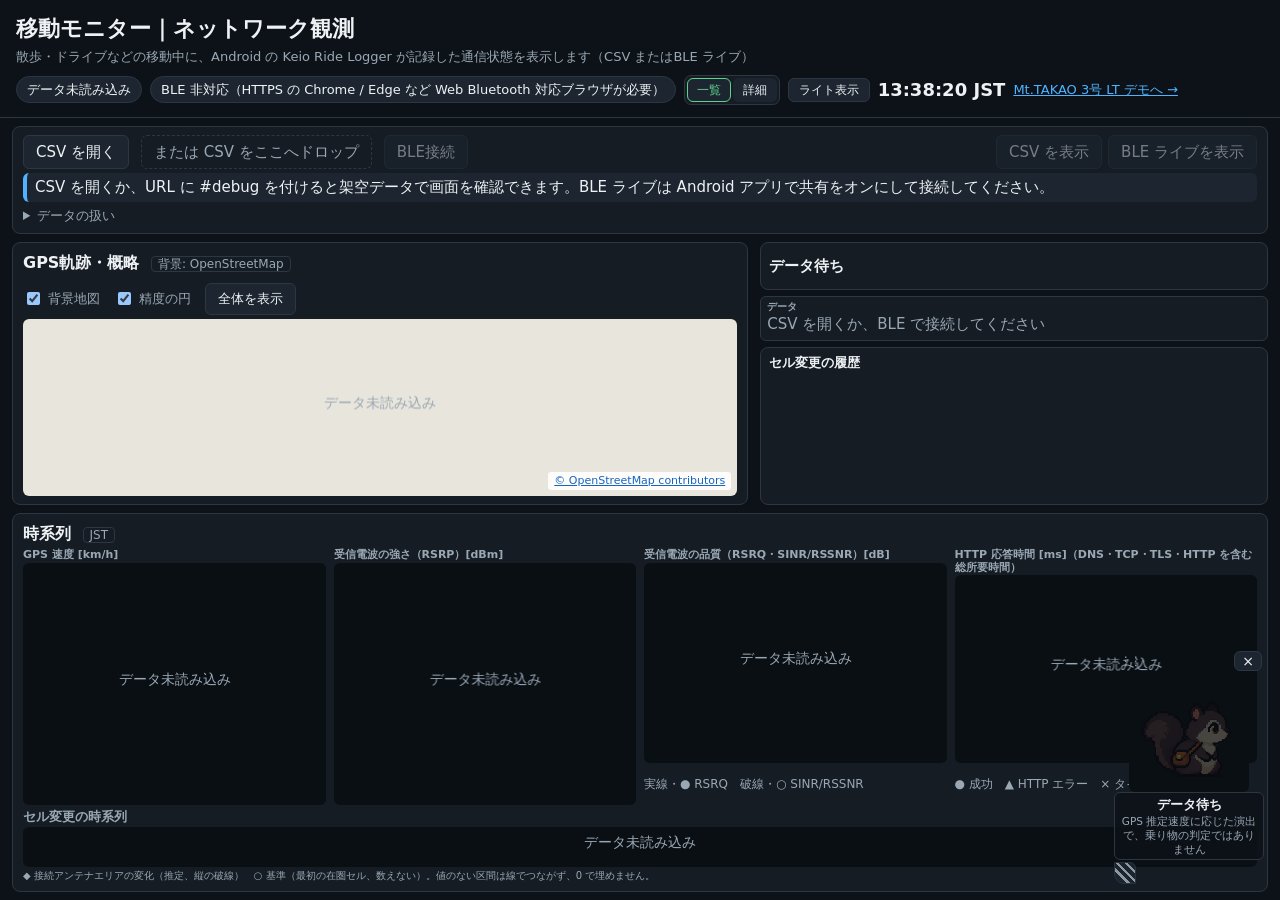
<file: web/csv-visualizer/index.html>
<!doctype html>
<html lang="ja">
<head>
<meta charset="utf-8">
<meta name="viewport" content="width=device-width, initial-scale=1">
<!-- Scripts only from this site; images only from this site and OpenStreetMap tiles; no fetch/XHR/WebSocket. -->
<meta http-equiv="Content-Security-Policy" content="default-src 'none'; script-src 'self'; style-src 'self'; img-src 'self' data: https://tile.openstreetmap.org; connect-src 'none'; form-action 'none'; base-uri 'none'">
<!-- OSM's tile policy expects a Referer; send only the origin. -->
<meta name="referrer" content="strict-origin-when-cross-origin">
<title>Keio Ride Logger 移動モニター</title>
<link rel="stylesheet" href="assets/style.css">
</head>
<body>
<noscript>このページの表示には JavaScript が必要です。</noscript>
<script src="assets/core.js"></script>
<script src="assets/demo-data.js"></script>
<script src="assets/app.js"></script>
<script src="assets/page-monitor.js"></script>
</body>
</html>
</file>
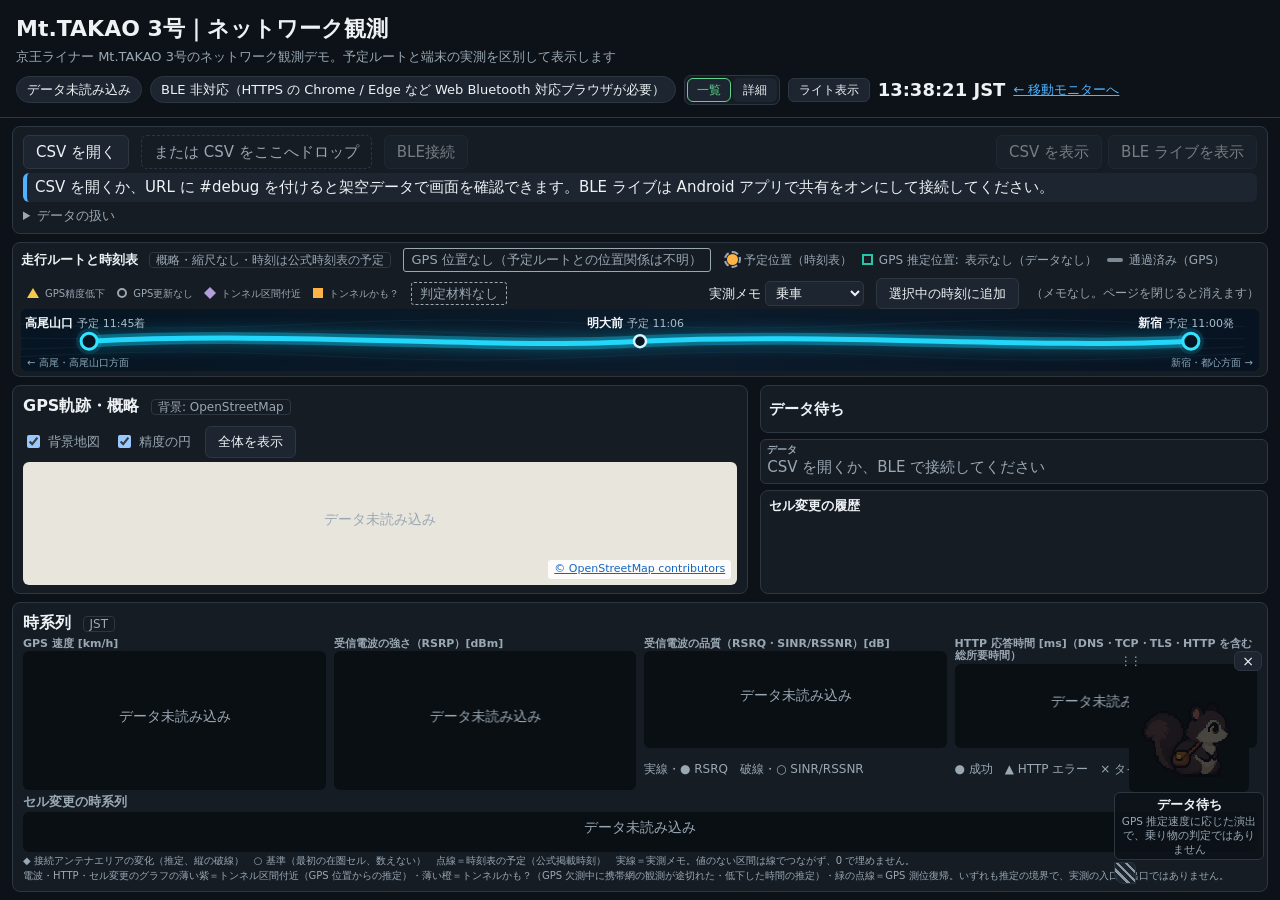
<file: web/csv-visualizer/keio-mttakao3/index.html>
<!doctype html>
<html lang="ja">
<head>
<meta charset="utf-8">
<meta name="viewport" content="width=device-width, initial-scale=1">
<!-- Scripts only from this site; images only from this site and OpenStreetMap tiles; no fetch/XHR/WebSocket. -->
<meta http-equiv="Content-Security-Policy" content="default-src 'none'; script-src 'self'; style-src 'self'; img-src 'self' data: https://tile.openstreetmap.org; connect-src 'none'; form-action 'none'; base-uri 'none'">
<!-- OSM's tile policy expects a Referer; send only the origin. -->
<meta name="referrer" content="strict-origin-when-cross-origin">
<title>Mt.TAKAO 3号｜ネットワーク観測</title>
<link rel="stylesheet" href="../assets/style.css">
</head>
<body>
<noscript>このページの表示には JavaScript が必要です。</noscript>
<script src="../assets/core.js"></script>
<script src="../assets/demo-data.js"></script>
<script src="../assets/tunnel-sections.js"></script>
<script src="../assets/app.js"></script>
<script src="../assets/page-mttakao3.js"></script>
</body>
</html>
</file>
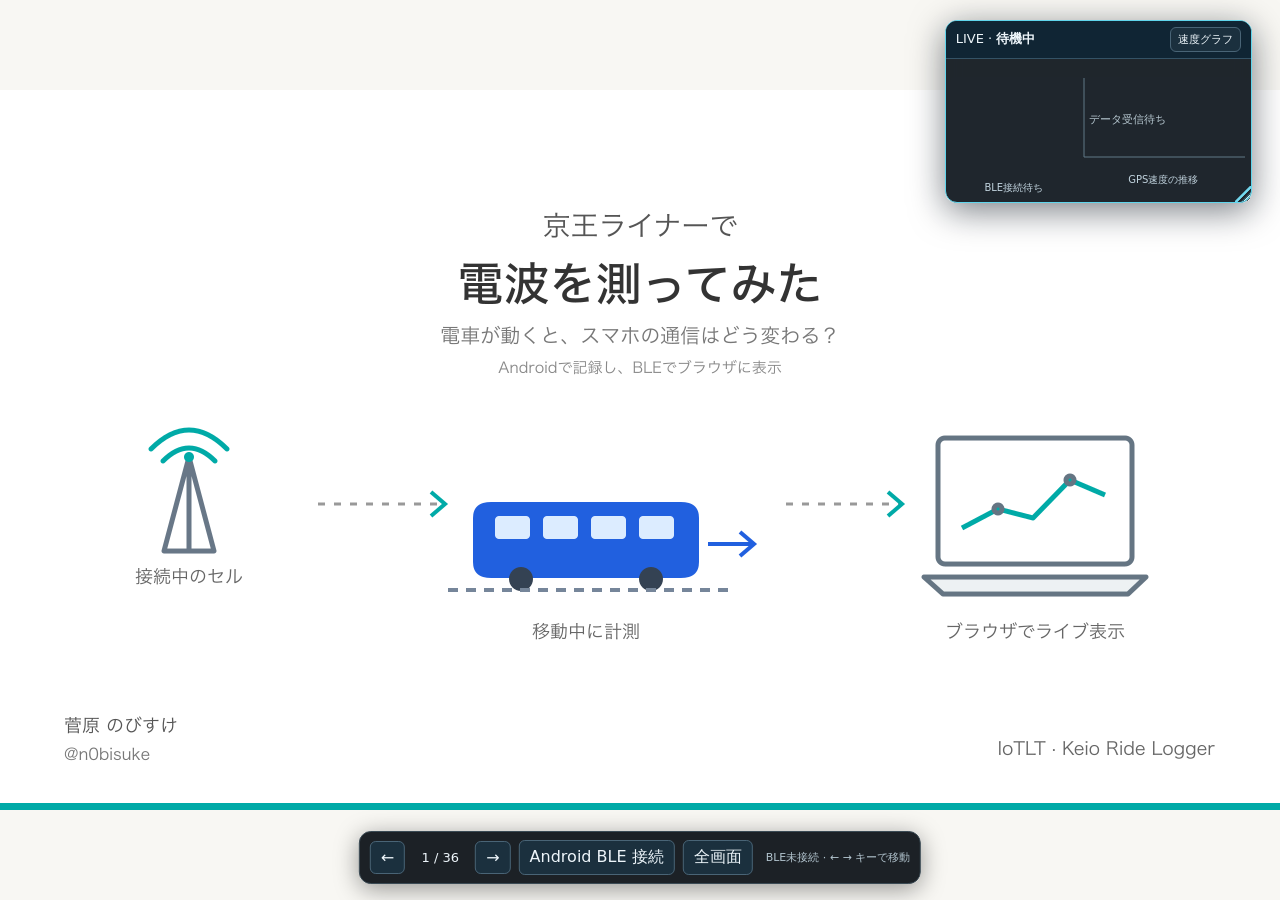
<file: web/csv-visualizer/slide/index.html>
<!doctype html>
<html lang="ja">
<head>
<meta charset="utf-8">
<meta name="viewport" content="width=device-width, initial-scale=1">
<meta http-equiv="Content-Security-Policy" content="default-src 'none'; script-src 'self'; style-src 'self'; img-src 'self' data:; connect-src 'none'; form-action 'none'; base-uri 'none'">
<meta name="referrer" content="no-referrer">
<title>Keio Ride Logger LT Slide</title>
<link rel="stylesheet" href="../slide/slide.css">
</head>
<body>
  <main id="stage" aria-label="LTプレゼンテーション">
    <img id="slideImage" alt="LTスライド" draggable="false">
    <section id="liveWidget" aria-label="ライブ情報ウィジェット">
      <header id="widgetHandle"><span>LIVE · <b id="speedValue">待機中</b></span><button id="chartToggle" type="button">速度グラフ</button></header>
      <div class="widgetBody">
        <div class="mascotWrap"><canvas id="mascot" aria-label="速度に応じたキャラクター"></canvas><small id="mascotLabel">BLE接続待ち</small></div>
        <div class="chartWrap"><canvas id="chart" aria-label="直近の計測値"></canvas><small id="chartLabel">GPS速度の推移</small></div>
      </div>
      <div id="resizeHandle" aria-label="ウィジェットの大きさを変更"></div>
    </section>
    <nav id="controls" aria-label="スライド操作">
      <button id="prev" type="button" aria-label="前のスライド">←</button>
      <span id="count">1 / 35</span>
      <button id="next" type="button" aria-label="次のスライド">→</button>
      <button id="ble" type="button">Android BLE 接続</button>
      <button id="full" type="button">全画面</button>
      <span id="status">BLE未接続 · ← → キーで移動</span>
    </nav>
  </main>
  <script src="../assets/core.js"></script>
  <script src="../slide/slide.js"></script>
</body>
</html>
</file>
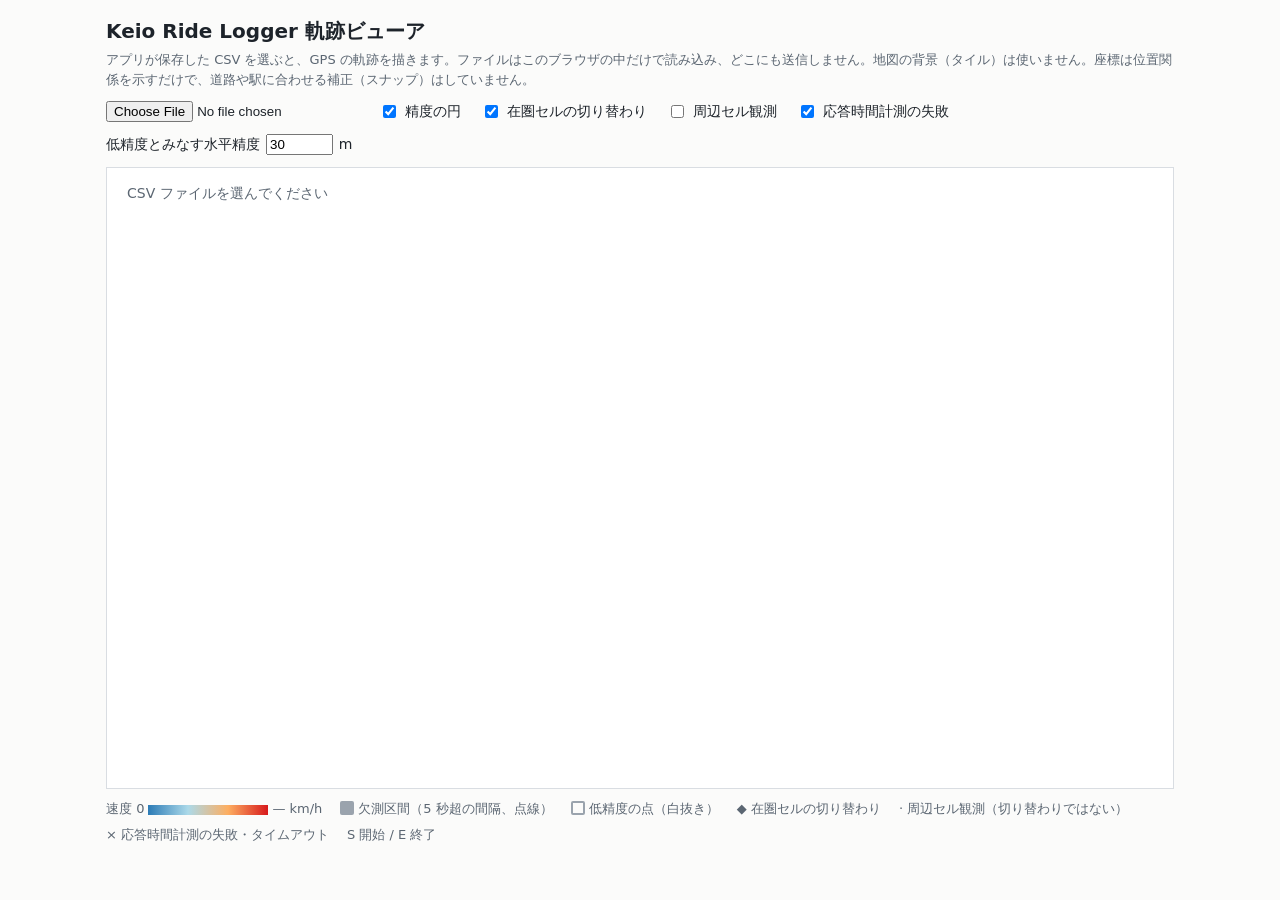
<file: tools/track-viewer.html>
<!doctype html>
<html lang="ja">
<head>
<meta charset="utf-8">
<meta name="viewport" content="width=device-width, initial-scale=1">
<!-- Offline viewer: no external scripts, styles, fonts or map tiles. The CSV never leaves the browser. -->
<meta http-equiv="Content-Security-Policy" content="default-src 'none'; style-src 'unsafe-inline'; script-src 'unsafe-inline'; img-src data:">
<title>Keio Ride Logger 軌跡ビューア</title>
<style>
  :root { --fg:#1d232a; --muted:#5b6672; --bg:#fbfbfa; --panel:#ffffff; --line:#d9dde2; --warn:#a1400b; }
  * { box-sizing: border-box; }
  body { margin: 0; font: 14px/1.5 system-ui, -apple-system, "Hiragino Sans", sans-serif; color: var(--fg); background: var(--bg); }
  main { max-width: 1100px; margin: 0 auto; padding: 16px; }
  h1 { font-size: 20px; margin: 0 0 4px; }
  .note { color: var(--muted); font-size: 13px; margin: 0 0 12px; }
  .controls { display: flex; flex-wrap: wrap; gap: 12px 20px; align-items: center; margin-bottom: 12px; }
  .controls label { display: inline-flex; gap: 6px; align-items: center; }
  #banner { display: none; border-left: 4px solid var(--warn); background: #fff4ec; padding: 8px 12px; margin-bottom: 12px; }
  .wrap { position: relative; border: 1px solid var(--line); background: var(--panel); }
  canvas { display: block; width: 100%; height: 620px; cursor: crosshair; }
  #tip { position: absolute; pointer-events: none; background: rgba(29,35,42,.92); color: #fff; padding: 6px 8px; font-size: 12px; border-radius: 4px; display: none; white-space: pre; }
  .grid { display: grid; grid-template-columns: repeat(auto-fit, minmax(220px, 1fr)); gap: 8px 16px; margin-top: 12px; }
  .stat { background: var(--panel); border: 1px solid var(--line); padding: 8px 10px; }
  .stat b { display: block; font-size: 12px; color: var(--muted); font-weight: 600; }
  .legend { display: flex; flex-wrap: wrap; gap: 6px 18px; margin-top: 10px; font-size: 13px; color: var(--muted); align-items: center; }
  .sw { display: inline-block; width: 14px; height: 14px; vertical-align: -2px; margin-right: 4px; border-radius: 2px; }
  .ramp { display: inline-block; width: 120px; height: 10px; background: linear-gradient(90deg, #2c7bb6, #abd9e9, #fdae61, #d7191c); vertical-align: middle; margin: 0 4px; }
</style>
</head>
<body>
<main>
  <h1>Keio Ride Logger 軌跡ビューア</h1>
  <p class="note">アプリが保存した CSV を選ぶと、GPS の軌跡を描きます。ファイルはこのブラウザの中だけで読み込み、どこにも送信しません。地図の背景（タイル）は使いません。座標は位置関係を示すだけで、道路や駅に合わせる補正（スナップ）はしていません。</p>

  <div class="controls">
    <input type="file" id="file" accept=".csv,text/csv">
    <label><input type="checkbox" id="showAcc" checked> 精度の円</label>
    <label><input type="checkbox" id="showSwitch" checked> 在圏セルの切り替わり</label>
    <label><input type="checkbox" id="showNeighbor"> 周辺セル観測</label>
    <label><input type="checkbox" id="showProbe" checked> 応答時間計測の失敗</label>
    <label>低精度とみなす水平精度 <input type="number" id="accLimit" value="30" min="1" style="width:5em"> m</label>
  </div>

  <div id="banner"></div>
  <div class="wrap">
    <canvas id="map"></canvas>
    <div id="tip"></div>
  </div>

  <div class="legend">
    <span>速度 0<span class="ramp"></span><span id="vmax">—</span> km/h</span>
    <span><span class="sw" style="background:#9aa3ad"></span>欠測区間（5 秒超の間隔、点線）</span>
    <span><span class="sw" style="border:2px solid #9aa3ad;background:transparent"></span>低精度の点（白抜き）</span>
    <span>◆ 在圏セルの切り替わり</span>
    <span>· 周辺セル観測（切り替わりではない）</span>
    <span>× 応答時間計測の失敗・タイムアウト</span>
    <span>S 開始 / E 終了</span>
  </div>

  <div class="grid" id="stats"></div>
</main>

<script>
"use strict";

const GAP_MS = 5000;           // GPS interval treated as missing data
const NEAR_MS = 5000;          // max time distance when placing non-GPS events on the track
const canvas = document.getElementById("map");
const ctx = canvas.getContext("2d");
const tip = document.getElementById("tip");
let data = null;               // parsed session
let view = null;               // projection for the current draw

// --- CSV -----------------------------------------------------------------
function parseCsv(text) {
  const rows = [];
  let row = [], field = "", quoted = false;
  for (let i = 0; i < text.length; i++) {
    const c = text[i];
    if (quoted) {
      if (c === '"') {
        if (text[i + 1] === '"') { field += '"'; i++; } else quoted = false;
      } else field += c;
    } else if (c === '"') quoted = true;
    else if (c === ",") { row.push(field); field = ""; }
    else if (c === "\n" || c === "\r") {
      if (c === "\r" && text[i + 1] === "\n") i++;
      row.push(field); rows.push(row); row = []; field = "";
    } else field += c;
  }
  if (field !== "" || row.length) { row.push(field); rows.push(row); }
  const header = rows.shift() || [];
  return rows.filter(r => r.length > 1).map(r => Object.fromEntries(header.map((h, i) => [h, r[i] ?? ""])));
}

const num = v => (v === undefined || v === "" ? null : Number(v));

function load(text) {
  const rows = parseCsv(text);
  if (!rows.length || !("event" in rows[0])) throw new Error("Keio Ride Logger の CSV ではないようです（event 列がありません）");
  const t = r => Date.parse(r.time_utc);
  const gps = rows.filter(r => r.event === "gps" && r.lat !== "" && r.lon !== "")
    .map(r => ({ t: t(r), lat: num(r.lat), lon: num(r.lon), speed: num(r.speed_mps), acc: num(r.h_accuracy_m) }))
    .filter(p => Number.isFinite(p.t) && Number.isFinite(p.lat) && Number.isFinite(p.lon))
    .sort((a, b) => a.t - b.t);
  const switches = rows.filter(r => r.event === "cell_change" && r.status === "switched")
    .map(r => ({ t: t(r), label: `${r.rat} PCI ${r.pci || "?"} ARFCN ${r.arfcn || "?"}` }));
  const neighborTimes = [...new Set(rows.filter(r => r.event === "cell" && r.registered === "false").map(t))];
  const probeFails = rows.filter(r => r.event === "http_probe" && r.status !== "ok")
    .map(r => ({ t: t(r), label: `応答時間計測: ${r.status}${r.transport ? "（" + r.transport + "）" : ""}` }));
  return { gps, switches, neighborTimes, probeFails };
}

// --- geometry ------------------------------------------------------------
const R = 6371008.8;
function toXY(p, lat0, lon0) {
  const k = Math.PI / 180;
  return { x: (p.lon - lon0) * k * R * Math.cos(lat0 * k), y: (p.lat - lat0) * k * R };
}
const dist = (a, b) => Math.hypot(a.x - b.x, a.y - b.y);
function median(xs) {
  const s = xs.filter(Number.isFinite).sort((a, b) => a - b);
  return s.length ? s[Math.floor(s.length / 2)] : null;
}
function nearestByTime(points, t) {
  let lo = 0, hi = points.length - 1;
  while (lo < hi) { const mid = (lo + hi) >> 1; if (points[mid].t < t) lo = mid + 1; else hi = mid; }
  const cands = [points[lo], points[lo - 1]].filter(Boolean);
  const best = cands.sort((a, b) => Math.abs(a.t - t) - Math.abs(b.t - t))[0];
  return best && Math.abs(best.t - t) <= NEAR_MS ? best : null;
}
function speedColor(f) {
  const stops = [[44,123,182],[171,217,233],[253,174,97],[215,25,28]];
  f = Math.max(0, Math.min(1, f)) * (stops.length - 1);
  const i = Math.min(stops.length - 2, Math.floor(f)), u = f - i;
  const c = stops[i].map((v, j) => Math.round(v + (stops[i + 1][j] - v) * u));
  return `rgb(${c[0]},${c[1]},${c[2]})`;
}

// --- drawing -------------------------------------------------------------
function draw() {
  const dpr = window.devicePixelRatio || 1;
  const w = canvas.clientWidth, h = canvas.clientHeight;
  canvas.width = w * dpr; canvas.height = h * dpr;
  ctx.setTransform(dpr, 0, 0, dpr, 0, 0);
  ctx.clearRect(0, 0, w, h);
  if (!data || !data.gps.length) {
    ctx.fillStyle = "#5b6672"; ctx.font = "14px system-ui";
    ctx.fillText(data ? "GPS の測位点がありません" : "CSV ファイルを選んでください", 20, 30);
    return;
  }
  const accLimit = Number(document.getElementById("accLimit").value) || 30;
  const pts = data.gps;
  const lat0 = pts.reduce((s, p) => s + p.lat, 0) / pts.length;
  const lon0 = pts.reduce((s, p) => s + p.lon, 0) / pts.length;
  pts.forEach(p => Object.assign(p, toXY(p, lat0, lon0)));
  const pad = 40;
  let minX = Math.min(...pts.map(p => p.x)), maxX = Math.max(...pts.map(p => p.x));
  let minY = Math.min(...pts.map(p => p.y)), maxY = Math.max(...pts.map(p => p.y));
  const span = Math.max(maxX - minX, maxY - minY, 50);
  const scale = Math.min((w - 2 * pad) / Math.max(maxX - minX, span * 0.2, 1), (h - 2 * pad) / Math.max(maxY - minY, span * 0.2, 1));
  const cx = (minX + maxX) / 2, cy = (minY + maxY) / 2;
  const sx = p => w / 2 + (p.x - cx) * scale, sy = p => h / 2 - (p.y - cy) * scale;
  view = { sx, sy, scale };

  const vmax = Math.max(1, ...pts.map(p => (p.speed ?? 0) * 3.6));
  document.getElementById("vmax").textContent = vmax.toFixed(0);

  if (document.getElementById("showAcc").checked) {
    for (const p of pts) if (p.acc) {
      ctx.beginPath(); ctx.arc(sx(p), sy(p), p.acc * scale, 0, 2 * Math.PI);
      ctx.fillStyle = p.acc > accLimit ? "rgba(161,64,11,0.05)" : "rgba(44,123,182,0.06)"; ctx.fill();
    }
  }
  // Segments: colored by speed, dashed grey across gaps.
  for (let i = 1; i < pts.length; i++) {
    const a = pts[i - 1], b = pts[i];
    const gap = b.t - a.t > GAP_MS;
    ctx.beginPath(); ctx.moveTo(sx(a), sy(a)); ctx.lineTo(sx(b), sy(b));
    ctx.setLineDash(gap ? [5, 5] : []);
    ctx.strokeStyle = gap ? "#9aa3ad" : speedColor(((b.speed ?? 0) * 3.6) / vmax);
    ctx.lineWidth = gap ? 1.5 : 3; ctx.stroke();
  }
  ctx.setLineDash([]);
  for (const p of pts) {
    const low = !p.acc || p.acc > accLimit;
    ctx.beginPath(); ctx.arc(sx(p), sy(p), low ? 3.5 : 2.5, 0, 2 * Math.PI);
    if (low) { ctx.strokeStyle = "#9aa3ad"; ctx.lineWidth = 1.5; ctx.fillStyle = "#fff"; ctx.fill(); ctx.stroke(); }
    else { ctx.fillStyle = speedColor(((p.speed ?? 0) * 3.6) / vmax); ctx.fill(); }
  }
  const mark = (p, text, color) => {
    ctx.fillStyle = color; ctx.font = "bold 13px system-ui";
    ctx.fillText(text, sx(p) + 6, sy(p) - 6);
  };
  if (document.getElementById("showNeighbor").checked) {
    ctx.fillStyle = "rgba(91,102,114,0.6)";
    for (const t of data.neighborTimes) { const p = nearestByTime(pts, t); if (p) { ctx.fillRect(sx(p) - 1, sy(p) + 5, 2, 2); } }
  }
  if (document.getElementById("showSwitch").checked) {
    for (const s of data.switches) {
      const p = nearestByTime(pts, s.t); if (!p) continue;
      const x = sx(p), y = sy(p);
      ctx.beginPath(); ctx.moveTo(x, y - 7); ctx.lineTo(x + 7, y); ctx.lineTo(x, y + 7); ctx.lineTo(x - 7, y); ctx.closePath();
      ctx.fillStyle = "#6a3d9a"; ctx.fill(); ctx.strokeStyle = "#fff"; ctx.lineWidth = 1.5; ctx.stroke();
    }
  }
  if (document.getElementById("showProbe").checked) {
    ctx.strokeStyle = "#d7191c"; ctx.lineWidth = 2;
    for (const f of data.probeFails) {
      const p = nearestByTime(pts, f.t); if (!p) continue;
      const x = sx(p), y = sy(p);
      ctx.beginPath(); ctx.moveTo(x - 5, y - 5); ctx.lineTo(x + 5, y + 5); ctx.moveTo(x + 5, y - 5); ctx.lineTo(x - 5, y + 5); ctx.stroke();
    }
  }
  mark(pts[0], "S", "#1a7f37"); mark(pts[pts.length - 1], "E", "#a1400b");

  // Scale bar.
  const nice = [10, 20, 50, 100, 200, 500, 1000, 2000, 5000, 10000, 20000];
  const meters = nice.find(m => m * scale > 80) || nice[nice.length - 1];
  ctx.strokeStyle = "#1d232a"; ctx.lineWidth = 2;
  ctx.beginPath(); ctx.moveTo(16, h - 16); ctx.lineTo(16 + meters * scale, h - 16); ctx.stroke();
  ctx.fillStyle = "#1d232a"; ctx.font = "12px system-ui";
  ctx.fillText(meters >= 1000 ? `${meters / 1000} km` : `${meters} m`, 16, h - 22);

  summarize(accLimit);
}

function summarize(accLimit) {
  const pts = data.gps;
  const durS = (pts[pts.length - 1].t - pts[0].t) / 1000;
  const gaps = pts.slice(1).filter((p, i) => p.t - pts[i].t > GAP_MS).length;
  const good = pts.filter(p => p.acc && p.acc <= accLimit);
  let d = 0;
  for (let i = 1; i < good.length; i++) if (good[i].t - good[i - 1].t <= GAP_MS) d += dist(good[i], good[i - 1]);
  const accMed = median(pts.map(p => p.acc));
  const cx = pts.reduce((s, p) => s + p.x, 0) / pts.length, cy = pts.reduce((s, p) => s + p.y, 0) / pts.length;
  const spread = Math.max(...pts.map(p => Math.hypot(p.x - cx, p.y - cy)));
  const fmtT = ms => new Date(ms).toLocaleString("ja-JP");
  const stats = [
    ["測位点", `${pts.length} 点（低精度 ${pts.length - good.length} 点）`],
    ["期間", `${fmtT(pts[0].t)} 〜 ${fmtT(pts[pts.length - 1].t)}（${Math.round(durS)} 秒）`],
    ["欠測区間", `${gaps} か所（間隔 5 秒超）`],
    ["水平精度の中央値", accMed != null ? `${accMed.toFixed(1)} m` : "不明"],
    ["参考距離", `${(d / 1000).toFixed(2)} km（精度 ${accLimit} m 以内・欠測を除く点だけで計算）`],
    ["在圏セルの切り替わり", `${data.switches.length} 回（CSV の cell_change: switched）`],
    ["応答時間計測の失敗", `${data.probeFails.length} 回`],
  ];
  document.getElementById("stats").innerHTML = stats.map(([k, v]) => `<div class="stat"><b>${k}</b>${v}</div>`).join("");

  const banner = document.getElementById("banner");
  const threshold = Math.max(2 * (accMed ?? 0), 30);
  if (spread < threshold) {
    banner.style.display = "block";
    banner.textContent = `測位点の広がり（最大 ${spread.toFixed(0)} m）が位置誤差の目安（${threshold.toFixed(0)} m）以内です。ほぼ静止していたデータと考えられ、線の形を移動経路とみなさないでください。`;
  } else banner.style.display = "none";
}

// --- interaction ---------------------------------------------------------
canvas.addEventListener("mousemove", e => {
  if (!data || !view || !data.gps.length) return;
  const r = canvas.getBoundingClientRect(), mx = e.clientX - r.left, my = e.clientY - r.top;
  let best = null, bd = 12;
  for (const p of data.gps) { const d = Math.hypot(view.sx(p) - mx, view.sy(p) - my); if (d < bd) { bd = d; best = p; } }
  if (!best) { tip.style.display = "none"; return; }
  const near = [...data.switches, ...data.probeFails].filter(ev => Math.abs(ev.t - best.t) <= NEAR_MS).map(ev => ev.label);
  tip.textContent = [
    new Date(best.t).toLocaleTimeString("ja-JP"),
    `速度 ${best.speed != null ? (best.speed * 3.6).toFixed(1) + " km/h" : "不明"}`,
    `水平精度 ${best.acc != null ? "±" + best.acc.toFixed(1) + " m" : "不明"}`,
    ...near,
  ].join("\n");
  tip.style.left = `${mx + 14}px`; tip.style.top = `${my + 14}px`; tip.style.display = "block";
});
canvas.addEventListener("mouseleave", () => { tip.style.display = "none"; });

document.getElementById("file").addEventListener("change", async e => {
  const file = e.target.files[0]; if (!file) return;
  try { data = load(await file.text()); }
  catch (err) { data = null; alertBanner(err.message); }
  draw();
});
function alertBanner(msg) { const b = document.getElementById("banner"); b.style.display = "block"; b.textContent = msg; }
for (const id of ["showAcc", "showSwitch", "showNeighbor", "showProbe", "accLimit"]) document.getElementById(id).addEventListener("input", draw);
window.addEventListener("resize", draw);
draw();
</script>
</body>
</html>
</file>
<file: web/csv-visualizer/assets/style.css>
/* Dark, projection-friendly dashboard. Colours have fixed roles; shapes/labels back them up. */
:root {
  --bg: #0d1218; --panel: #151c24; --panel2: #1d2630; --line: #2c3742; --fg: #eef2f5; --muted: #9aa8b4;
  --canvas: #0a0f14;
  --gps: #4dd0e1; --rsrp: #5fd38d; --rsrq: #c39bff; --snr: #f2c94c; --http: #4fb3ff;
  --change: #ffb347; --serving: #5fd38d; --bad: #ff6b6b; --warn: #f2c94c; --plan: #b0bec5; --memo: #ff8ad8;
  --shade: rgba(13, 18, 24, .5); --overlay: rgba(13, 18, 24, .85); --overlay-soft: rgba(21, 28, 36, .55); --near: #b39ddb;
  color-scheme: dark;
}
/* Light theme (header switch): same roles, darker strokes so lines stay readable on white. Map tiles are not recoloured. */
:root[data-theme="light"] {
  --bg: #f3f6f9; --panel: #ffffff; --panel2: #eaf0f5; --line: #c9d3dc; --fg: #14202b; --muted: #53616d;
  --canvas: #f8fafc;
  --gps: #00838f; --rsrp: #2e7d32; --rsrq: #6a3fbf; --snr: #9a6b00; --http: #1565c0;
  --change: #c75f00; --serving: #2e7d32; --bad: #c62828; --warn: #9a6b00; --plan: #546e7a; --memo: #ad1457;
  --shade: rgba(243, 246, 249, .65); --overlay: rgba(255, 255, 255, .92); --overlay-soft: rgba(255, 255, 255, .7); --near: #5e35b1;
  color-scheme: light;
}
* { box-sizing: border-box; }
html, body { margin: 0; background: var(--bg); color: var(--fg); }
body { font: 15px/1.5 system-ui, -apple-system, "Hiragino Sans", "Noto Sans JP", sans-serif; }
a { color: var(--http); }
h1 { font-size: 22px; margin: 0; }
h2 { font-size: 16px; margin: 0 0 8px; }
h3 { font-size: 13px; margin: 10px 0 4px; color: var(--muted); font-weight: 600; }
.sub { color: var(--muted); font-size: 13px; margin: 2px 0 0; }
.small { font-size: 12px; }
.muted { color: var(--muted); }
.hidden { display: none !important; }
header.top { display: flex; flex-wrap: wrap; justify-content: space-between; gap: 8px 16px; align-items: center;
  padding: 12px 16px; border-bottom: 1px solid var(--line); position: sticky; top: 0; background: var(--bg); z-index: 5; }
.status { display: flex; flex-wrap: wrap; gap: 8px; align-items: center; }
.dashboard-switch { display: inline-flex; gap: 2px; padding: 2px; border: 1px solid var(--line); border-radius: 7px; background: var(--panel); }
.dashboard-switch button { padding: 2px 9px; border-color: transparent; font-size: 12px; }
.dashboard-switch button.active { background: var(--panel2); border-color: var(--serving); color: var(--serving); }
.badge { border: 1px solid var(--line); border-radius: 999px; padding: 3px 10px; font-size: 13px; background: var(--panel2); }
.badge.csv { border-color: var(--http); }
.badge.ble, .badge.ok { border-color: var(--serving); color: var(--serving); }
.badge.warn { border-color: var(--warn); color: var(--warn); }
.badge.demo-badge { border-color: var(--change); color: var(--change); }
.clock { font-variant-numeric: tabular-nums; font-size: 18px; font-weight: 700; }
.pagelink { font-size: 13px; }
main { padding: 12px 16px 32px; display: grid; gap: 12px; max-width: 1600px; margin: 0 auto; }
.panel { background: var(--panel); border: 1px solid var(--line); border-radius: 8px; padding: 12px; min-width: 0; }
.loadrow { display: flex; flex-wrap: wrap; gap: 8px 12px; align-items: center; }
.filebtn { background: var(--panel2); border: 1px solid var(--line); border-radius: 6px; padding: 5px 12px; cursor: pointer; }
.filebtn input { display: none; }
.drop { border: 1px dashed var(--line); border-radius: 6px; padding: 5px 12px; color: var(--muted); }
.drop.over { border-color: var(--http); color: var(--fg); }
button { background: var(--panel2); color: var(--fg); border: 1px solid var(--line); border-radius: 6px; padding: 5px 12px; font: inherit; cursor: pointer; }
button:hover:not(:disabled) { border-color: var(--http); }
button:disabled { opacity: .45; cursor: default; }
button.active { border-color: var(--serving); color: var(--serving); }
.viewswitch { display: inline-flex; gap: 6px; margin-left: auto; }
.msg { margin: 8px 0 0; padding: 6px 10px; border-radius: 6px; background: var(--panel2); border-left: 4px solid var(--http); }
.msg.warn { border-left-color: var(--warn); }
.msg.bad { border-left-color: var(--bad); }
.privacy { margin-top: 8px; color: var(--muted); font-size: 13px; }
.privacy summary { cursor: pointer; }
.tag { font-size: 12px; font-weight: 500; color: var(--muted); border: 1px solid var(--line); border-radius: 4px; padding: 0 6px; margin-left: 6px; }
.grid { display: grid; grid-template-columns: minmax(0, 1.7fr) minmax(300px, 1fr); gap: 12px; }
@media (max-width: 980px) { .grid { grid-template-columns: 1fr; } }
.side { display: grid; gap: 12px; align-content: start; min-width: 0; }
.toolbar { display: flex; flex-wrap: wrap; gap: 6px 14px; align-items: center; margin-bottom: 8px; font-size: 13px; color: var(--muted); }
.toolbar label { display: inline-flex; gap: 5px; align-items: center; }
canvas { display: block; width: 100%; border-radius: 6px; background: var(--canvas); }
.mapwrap { position: relative; }
#map { height: 540px; touch-action: none; cursor: grab; }
@media (max-width: 600px) { #map { height: 360px; } }
.attribution { position: absolute; right: 6px; bottom: 6px; background: rgba(255,255,255,.9); color: #222; font-size: 11px; padding: 1px 6px; border-radius: 3px; }
.attribution a { color: #1565c0; }
.maperror { position: absolute; left: 50%; top: 8px; transform: translateX(-50%); background: rgba(13,18,24,.9); color: #fff; font-size: 12px; padding: 3px 10px; border-radius: 4px; }
.legend { font-size: 12px; color: var(--muted); margin: 6px 0 0; }
.cards { display: grid; grid-template-columns: repeat(auto-fill, minmax(150px, 1fr)); gap: 8px; }
.card { background: var(--panel); border: 1px solid var(--line); border-radius: 8px; padding: 8px 10px; min-width: 0; }
.card.wide { grid-column: 1 / -1; }
.card b { display: block; font-size: 12px; color: var(--muted); font-weight: 600; }
.card span { font-size: 20px; font-weight: 700; font-variant-numeric: tabular-nums; overflow-wrap: anywhere; }
.card.dim span { color: var(--muted); }
.nodata { color: var(--muted); font-size: 15px !important; font-weight: 500 !important; }
.stale { color: var(--bad); }
.history { max-height: 280px; overflow: auto; }
table { border-collapse: collapse; width: 100%; font-size: 13px; font-variant-numeric: tabular-nums; }
th, td { text-align: left; padding: 4px 6px; border-bottom: 1px solid var(--line); vertical-align: top; }
th { color: var(--muted); font-weight: 600; position: sticky; top: 0; background: var(--panel); }
tr.clickable { cursor: pointer; }
tr.clickable:hover, tr.selected { background: var(--panel2); }
.chip { display: inline-block; padding: 0 6px; border-radius: 3px; font-size: 12px; border: 1px solid currentColor; }
.chip.switched { color: var(--change); }
.chip.baseline { color: var(--serving); }
.chip.indeterminate { color: var(--muted); }
.charts { display: grid; grid-template-columns: repeat(2, minmax(0, 1fr)); gap: 4px 16px; }
@media (max-width: 900px) { .charts { grid-template-columns: 1fr; } }
.chart { height: 180px; cursor: crosshair; }
.chart.lane { height: 90px; }
.route-canvas { height: 120px; margin-top: 4px; }
.routenote { font-size: 12px; color: var(--muted); margin-top: 6px; }
.markerrow { display: flex; flex-wrap: wrap; gap: 8px 12px; align-items: center; margin-top: 8px; font-size: 13px; }
select { background: var(--panel2); color: var(--fg); border: 1px solid var(--line); border-radius: 5px; padding: 3px 6px; font: inherit; }
dl { display: grid; grid-template-columns: auto 1fr; gap: 3px 12px; margin: 0; }
dt { color: var(--muted); }
dd { margin: 0; }
.character { display: flex; gap: 12px; align-items: center; }
.sprite { width: 96px; height: 96px; flex: none; image-rendering: pixelated; background: transparent; }
/* Plain-language explanation under each radio metric (always visible). */
.help { font-size: 12px; color: var(--muted); margin-top: 2px; line-height: 1.35; }
.card-note { grid-column: 1 / -1; font-size: 12px; color: var(--muted); margin: 0; }
.routehead { display: flex; flex-wrap: wrap; gap: 6px 12px; align-items: center; }
.routehead h2 { margin: 0; }
.routestatus { font-size: 13px !important; padding: 1px 8px; color: var(--muted); }
.routestatus.off { color: var(--warn); }
.routestatus.near { color: var(--serving); }
/* Tunnel hint: purple = near a reference section (GPS), orange = "かも？" (estimate from several signs). */
.tunnelstatus { font-size: 13px !important; padding: 1px 8px; color: var(--muted); border-style: dashed; cursor: help; }
.tunnelstatus.near { color: var(--near); }
.tunnelstatus.maybe { color: var(--change); }
#tunnelReasons { margin: 4px 0 0; }
#tunnelInfo ul { margin: 4px 0; padding-left: 18px; }
#tunnelInfo li { margin-bottom: 4px; }
.routehead .markerrow { margin-top: 0; margin-left: auto; }
/* Route legend: amber circle = timetable plan, cyan-edged square = GPS estimate (projected fix). */
.routelegend { display: inline-flex; flex-wrap: wrap; align-items: center; gap: 2px 6px; color: var(--muted); }
.routelegend i { display: inline-block; width: 11px; height: 11px; margin-left: 4px; }
.routelegend .lg-plan { border-radius: 50%; background: #ffb347; outline: 2px dashed var(--muted); outline-offset: 1px; }
.routelegend .lg-gps { border: 2px solid #26c6a8; background: var(--panel); }
.routelegend #routeGps { font-size: 12px !important; }
.route { position: relative; }
.routewrap { position: relative; }
.pinlegend i { display: inline-block; width: 10px; height: 10px; margin-left: 6px; }
.lg-passed { width: 16px !important; height: 4px !important; background: #7d8a96; border-radius: 2px; vertical-align: middle; }
.pin-lowacc { width: 0 !important; height: 0 !important; border-left: 6px solid transparent; border-right: 6px solid transparent; border-bottom: 10px solid #f2c94c; }
.pin-gap { border: 2.5px solid #9aa7b2; border-radius: 50%; }
.pin-near { background: #b39ddb; transform: rotate(45deg) scale(.85); }
.pin-hint { background: #ffb347; }
:root[data-theme="light"] .pin-lowacc { border-bottom-color: #b38600; }
:root[data-theme="light"] .pin-gap { border-color: #5f6b75; }
:root[data-theme="light"] .pin-near { background: #5e35b1; }
:root[data-theme="light"] .pin-hint { background: #d9730d; }
.pinpop { position: absolute; z-index: 30; width: min(300px, calc(100% - 8px)); padding: 6px 26px 6px 10px; font-size: 12px; line-height: 1.45;
  background: var(--panel); color: var(--fg); border: 1px solid var(--http); border-radius: 6px; box-shadow: 0 4px 14px rgba(0,0,0,.35); }
.pinpop p { margin: 0 0 4px; }
.pinpop button { position: absolute; top: 3px; right: 3px; padding: 0 6px; font-size: 13px; }
.pinlist { margin: 4px 0; padding-left: 20px; max-height: 180px; overflow: auto; }
.linkish { padding: 0 4px; font-size: 12px; font-variant-numeric: tabular-nums; }
.themetoggle { font-size: 12px; padding: 2px 10px; }
.track3d { height: 360px; touch-action: none; cursor: grab; }
@media (max-width: 600px) { .track3d { height: 280px; } }
.routenote { font-size: 12px; color: var(--muted); }
.routenote summary { cursor: pointer; }

/* The overview is a true viewport dashboard on desktop. Small screens keep natural scrolling. */
@media (min-width: 1000px) and (min-height: 760px) {
  body.dashboard-overview { height: 100vh; overflow: hidden; }
  body.dashboard-overview main {
    height: calc(100vh - var(--topbar-height, 76px)); max-width: none; padding: 8px 12px; gap: 8px; overflow: hidden;
    grid-template-rows: auto minmax(0, .82fr) minmax(0, 1.18fr);
  }
  body.dashboard-overview.has-route main { grid-template-rows: auto auto minmax(0, .72fr) minmax(0, 1fr); }
  body.dashboard-overview .panel { padding: 8px 10px; }
  body.dashboard-overview .loader .msg { margin-top: 4px; padding: 3px 8px; }
  body.dashboard-overview .privacy { margin-top: 4px; }
  body.dashboard-overview .grid { min-height: 0; grid-template-columns: minmax(0, 1.45fr) minmax(400px, 1fr); }
  body.dashboard-overview .mappanel { display: flex; flex-direction: column; min-height: 0; }
  body.dashboard-overview .mappanel .toolbar { margin-bottom: 4px; }
  body.dashboard-overview .mapwrap { flex: 1; min-height: 0; }
  body.dashboard-overview #map { height: 100%; }
  body.dashboard-overview .legend { display: none; }
  body.dashboard-overview .side { min-height: 0; overflow: hidden; align-content: stretch; grid-template-rows: auto auto minmax(0, 1fr); gap: 6px; }
  body.dashboard-overview .character { padding: 4px 8px; gap: 8px; min-height: 48px; }
  body.dashboard-overview .sprite { width: 42px; height: 42px; }
  body.dashboard-overview .character .small.muted:last-child { display: none; }
  body.dashboard-overview .cards { grid-template-columns: repeat(4, minmax(0, 1fr)); gap: 4px; }
  body.dashboard-overview .card { padding: 4px 6px; border-radius: 6px; }
  body.dashboard-overview .card b { font-size: 10px; line-height: 1.2; }
  body.dashboard-overview .card span { font-size: 16px; line-height: 1.25; }
  body.dashboard-overview .card .help, body.dashboard-overview .card .small.muted,
  body.dashboard-overview .card-note { display: none; }
  body.dashboard-overview .card.distance { display: none; }
  body.dashboard-overview .history-panel { display: flex; flex-direction: column; min-height: 0; padding: 5px 8px; overflow: hidden; }
  body.dashboard-overview .history-panel h2 { margin: 0 0 2px; font-size: 13px; }
  body.dashboard-overview .history-panel .help { display: none; }
  body.dashboard-overview .history-panel #cellDiag { margin: 0 0 2px; font-size: 10px; line-height: 1.2; }
  body.dashboard-overview .history { flex: 1; min-height: 0; max-height: none; overflow: auto; scrollbar-gutter: stable; }
  body.dashboard-overview .history table { font-size: 10px; line-height: 1.15; }
  body.dashboard-overview .history th, body.dashboard-overview .history td { padding: 2px 4px; }
  body.dashboard-overview .side > .panel.small { display: none; }
  body.dashboard-overview .route { padding: 5px 8px; }
  body.dashboard-overview .route .routehead h2 { font-size: 13px; }
  body.dashboard-overview .route .route-canvas { height: 62px; margin: 0; }
  body.dashboard-overview .route .routenote { display: none; }
  body.dashboard-overview .pinlegend { font-size: 10px; }
  body.dashboard-overview .pinlegend .muted { display: none; }
  body.dashboard-overview .timeseries { display: flex; flex-direction: column; min-height: 0; overflow: hidden; }
  body.dashboard-overview .timeseries > h2 { flex: none; margin: 0 0 2px; }
  body.dashboard-overview .timeseries .toolbar { flex: none; margin: 2px 0 4px; gap: 4px 8px; }
  body.dashboard-overview .timeseries .replay .small { display: none; }
  body.dashboard-overview .charts { flex: 1; min-height: 0; grid-template-columns: repeat(4, minmax(0, 1fr)); gap: 0 8px; }
  body.dashboard-overview .charts > div { display: flex; flex-direction: column; min-width: 0; min-height: 0; overflow: hidden; }
  body.dashboard-overview .charts h3 { flex: none; margin: 1px 0; font-size: 11px; line-height: 1.15; }
  body.dashboard-overview .chart { flex: 1; height: auto; min-height: 68px; }
  body.dashboard-overview .chart.lane { flex: none; height: 40px; min-height: 40px; }
  body.dashboard-overview .timeseries > h3 { flex: none; margin: 2px 0 0; }
  body.dashboard-overview .timeseries > .small { flex: none; margin: 1px 0 0; font-size: 10px; }
  body.dashboard-overview #selectionPanel, body.dashboard-overview #sensorsPanel { display: none; }
  /* The one-screen overview keeps its existing cards and charts; altitude is shown in the detail view. */
  body.dashboard-overview #altitudePanel, body.dashboard-overview .card.altitude, body.dashboard-overview #track3dPanel { display: none; }
}
body:not(.dashboard-overview) .dashboard-switch button[aria-pressed="false"] { color: var(--muted); }
.sensors summary { cursor: pointer; list-style: revert; }
.sensors summary h2 { display: inline; }
/* CSV replay controls: the cursor slider takes the remaining width and wraps on narrow screens. */
.replay #cursor { flex: 1 1 200px; min-width: 160px; }
.replay #cursorLabel { font-variant-numeric: tabular-nums; color: var(--fg); }
tr.future { opacity: .45; }

/* Floating character: above every panel, dragged by the user, never auto-moving or blinking. */
.floatchar { position: fixed; z-index: 40; width: 150px; display: flex; flex-direction: column; align-items: center;
  touch-action: none; user-select: none; -webkit-user-select: none; cursor: grab; border-radius: 10px; outline: none;
  padding-bottom: 24px; /* room for the resize grip under the caption */ }
.floatchar:hover, .floatchar:focus-visible, .floatchar.dragging { background: var(--overlay-soft); box-shadow: 0 0 0 1px var(--line); }
.floatchar:focus-visible { box-shadow: 0 0 0 2px var(--serving); }
.floatchar.dragging { cursor: grabbing; }
.floatbar { align-self: stretch; display: flex; justify-content: space-between; align-items: center; height: 22px; padding: 0 2px 0 6px; }
.floatbar .grip { color: var(--muted); font-size: 12px; letter-spacing: -2px; }
.floatbar button { padding: 0 7px; line-height: 18px; font-size: 14px; background: var(--panel2); }
.floatsprite { width: 120px; height: 120px; image-rendering: pixelated; pointer-events: none; }
.floatcap { max-width: 150px; text-align: center; font-size: 12px; line-height: 1.35; padding: 3px 6px; border-radius: 6px;
  background: var(--overlay); border: 1px solid var(--line); }
.floatcap b { display: block; font-size: 13px; }
.floatcap span { display: block; }
.floatcap .floatnote { color: var(--muted); font-size: 10.5px; }
/* User-sized window (lower-left grip): the sprite takes the free height; text keeps its size and stays readable. */
.floatchar.sized { justify-content: flex-start; }
.floatchar.sized, .floatchar.sized:hover { background: var(--overlay-soft); box-shadow: 0 0 0 1px var(--line); }
.floatchar.sized .floatsprite { flex: 1 1 0; width: 100%; height: auto; min-height: 48px; }
.floatchar.sized .floatcap { flex: none; max-width: 100%; align-self: stretch; margin: 0 4px; }
.floatchar.sized .floatcap .floatnote { display: block; }
.floatchar.resizing { cursor: nesw-resize; }
.floatgrip { position: absolute; left: 0; bottom: 0; width: 22px; height: 22px; cursor: nesw-resize; touch-action: none; border-radius: 0 6px 0 10px;
  background: linear-gradient(45deg, transparent 0 30%, var(--muted) 30% 38%, transparent 38% 52%, var(--muted) 52% 60%, transparent 60% 74%, var(--muted) 74% 82%, transparent 82%) var(--panel2);
  border: 1px solid var(--line); opacity: .9; }
.floatgrip:hover, .floatgrip:focus-visible, .floatchar.resizing .floatgrip { opacity: 1; border-color: var(--http); outline: none; box-shadow: 0 0 0 2px var(--http); }
.floatshow { position: fixed; z-index: 40; right: 12px; bottom: 12px; font-size: 12px; padding: 4px 10px; opacity: .9; }
@media (max-width: 600px) {
  .floatchar { width: 104px; }
  .floatsprite { width: 76px; height: 76px; }
  .floatcap { max-width: 104px; font-size: 11px; }
  .floatcap .floatnote { display: none; }
}
</file>
<file: web/csv-visualizer/slide/slide.css>
:root { color-scheme: dark; font-family: system-ui, -apple-system, "Noto Sans JP", sans-serif; }
* { box-sizing: border-box; }
html, body { margin: 0; width: 100%; height: 100%; background: #11151a; overflow: hidden; }
#stage { position: relative; width: 100vw; height: 100vh; background: #f8f7f3; overflow: hidden; }
#slideImage { position: absolute; inset: 0; width: 100%; height: 100%; object-fit: contain; user-select: none; }
#liveWidget { position: absolute; z-index: 20; left: auto; right: 2.2vw; top: 2.2vh; width: clamp(230px, 24vw, 390px); min-width: 220px; min-height: 170px; max-width: 70vw; max-height: 75vh; display: flex; flex-direction: column; color: #edf5fa; background: rgba(12, 20, 28, .92); border: 1px solid #60d5ec; border-radius: 12px; box-shadow: 0 8px 34px #07111c88; backdrop-filter: blur(8px); resize: both; overflow: auto; }
#widgetHandle { min-height: 38px; display: flex; align-items: center; justify-content: space-between; padding: 4px 10px; cursor: move; touch-action: none; background: #102534; border-bottom: 1px solid #345265; font-size: 13px; }
button { font: inherit; color: inherit; background: #1b303e; border: 1px solid #496476; border-radius: 6px; padding: 6px 10px; cursor: pointer; }
button:hover { background: #25475c; }
#chartToggle { font-size: 11px; padding: 4px 7px; }
.widgetBody { flex: 1; min-height: 120px; display: grid; grid-template-columns: 42% 58%; align-items: center; padding: 7px; gap: 4px; }
.mascotWrap, .chartWrap { min-width: 0; display: flex; flex-direction: column; align-items: center; justify-content: center; }
#mascot { width: min(100%, 142px); height: 115px; image-rendering: pixelated; }
#chart { width: 100%; height: 100px; }
small { color: #c2d4df; font-size: 10px; text-align: center; }
#resizeHandle { position: sticky; bottom: 0; align-self: flex-end; width: 16px; height: 16px; margin-top: -16px; cursor: nwse-resize; background: linear-gradient(135deg, transparent 45%, #72d8ee 48%, #72d8ee 56%, transparent 59%, transparent 68%, #72d8ee 71%, #72d8ee 78%, transparent 81%); touch-action: none; }
#controls { position: absolute; z-index: 30; bottom: 16px; left: 50%; transform: translateX(-50%); display: flex; align-items: center; gap: 8px; max-width: calc(100vw - 24px); padding: 8px 10px; border-radius: 12px; color: #edf5fa; background: rgba(10, 16, 21, .92); border: 1px solid #3a4a54; box-shadow: 0 5px 25px #0006; }
#controls #status { padding-left: 5px; white-space: nowrap; font-size: 11px; color: #b2c4ce; }
#count { min-width: 54px; text-align: center; font-size: 13px; }
body.fullscreen #controls { opacity: .3; transition: opacity .2s; }
body.fullscreen #controls:hover { opacity: 1; }
@media (max-width: 720px) { #controls { bottom: 6px; gap: 4px; padding: 5px; } #controls #status { display: none; } #controls button { padding: 5px 7px; font-size: 12px; } #liveWidget { width: 48vw; min-width: 190px; } }
</file>
